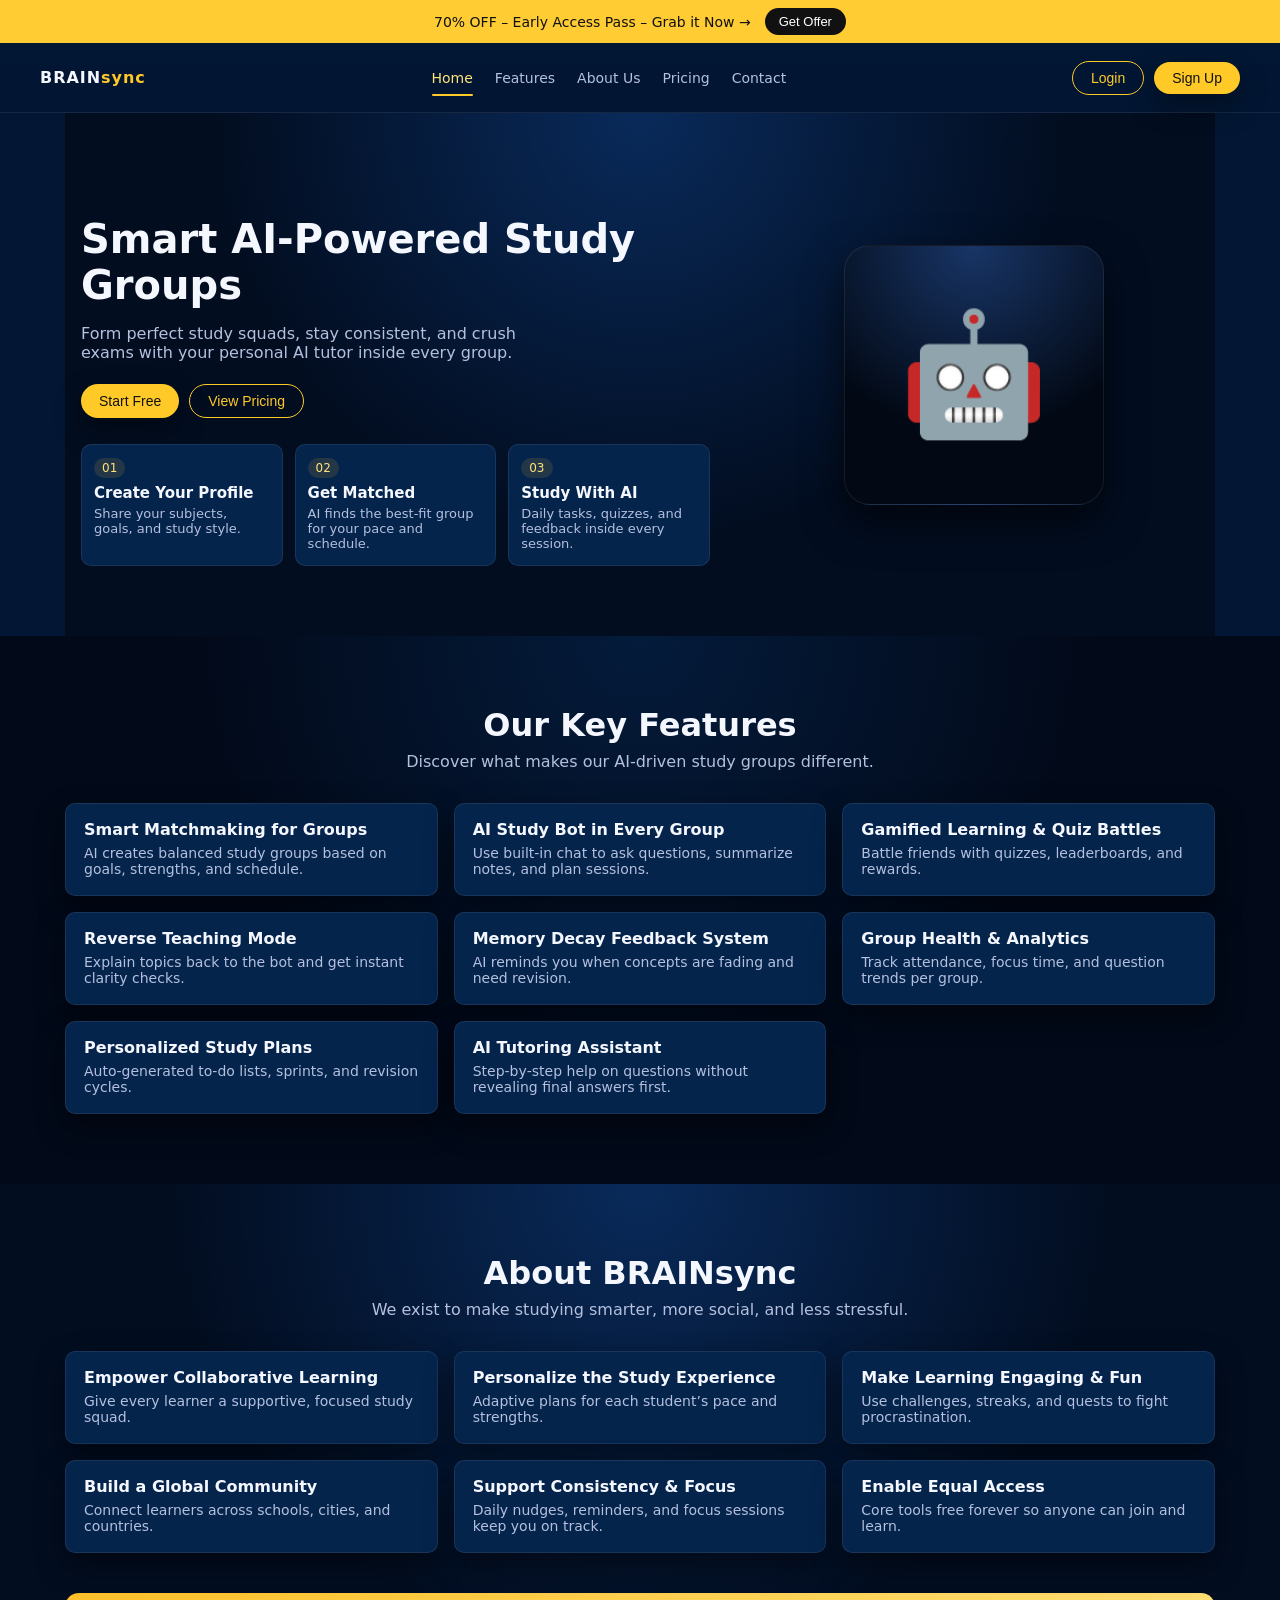
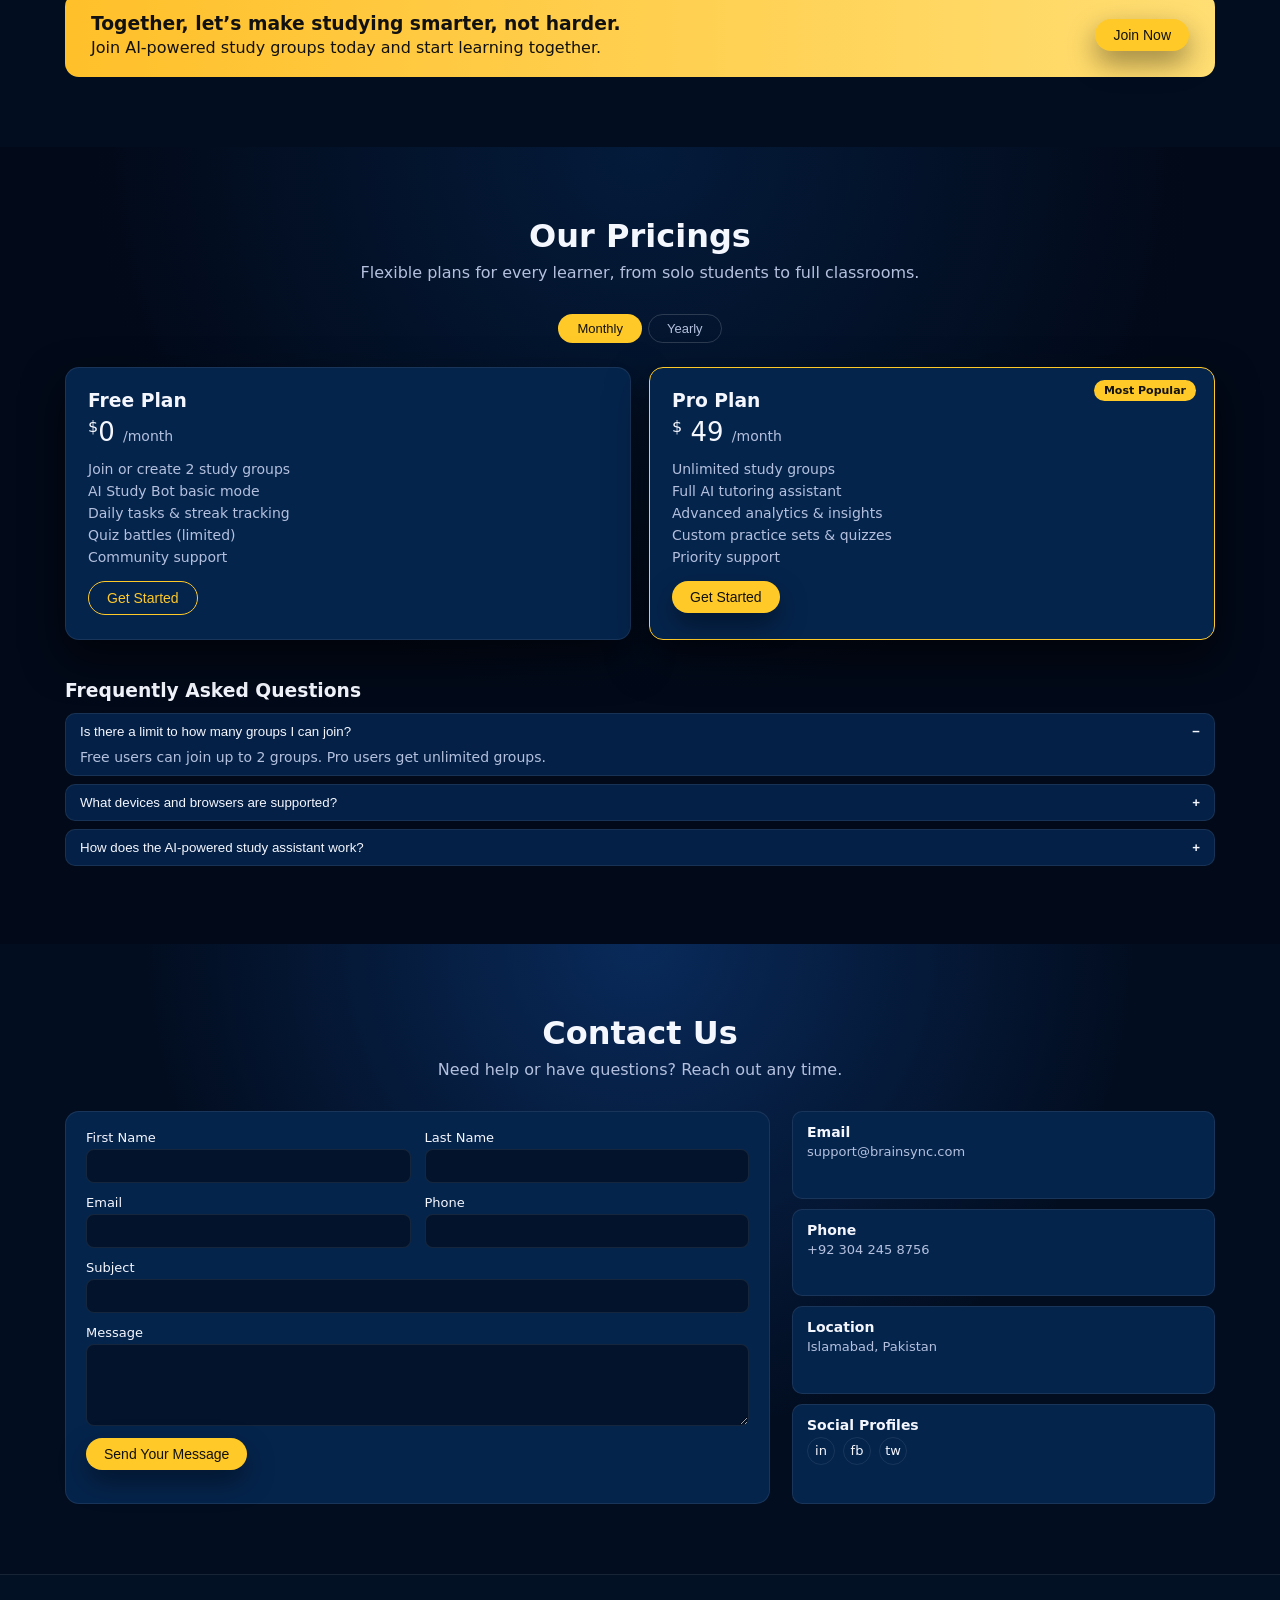
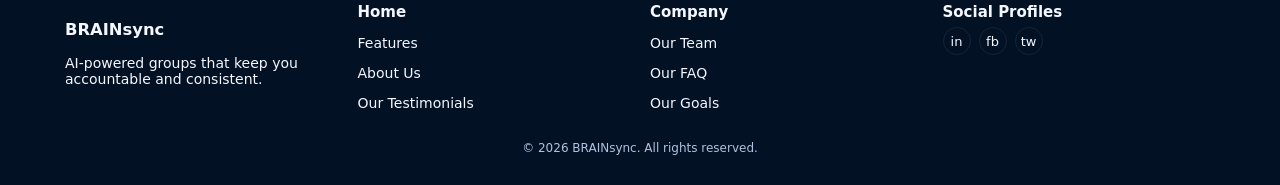
<file: Code/index.html>
<!DOCTYPE html>
<html lang="en">

<head>
    <meta charset="UTF-8" />
    <title>BRAINsync – AI Study Groups</title>
    <meta name="viewport" content="width=device-width, initial-scale=1.0" />
    <link rel="stylesheet" href="style.css" />
</head>

<body>
    <!-- Top notification bar -->
    <div class="top-bar">
        <span>70% OFF – Early Access Pass – Grab it Now →</span>
        <button class="top-bar-btn">Get Offer</button>
    </div>

    <!-- Navbar -->
    <header class="navbar">
        <div class="nav-left">
            <div class="logo">BRAIN<span>sync</span></div>
        </div>
        <nav class="nav-center">
            <a href="#home" class="nav-link active">Home</a>
            <a href="#features" class="nav-link">Features</a>
            <a href="#about" class="nav-link">About Us</a>
            <a href="#pricing" class="nav-link">Pricing</a>
            <a href="#contact" class="nav-link">Contact</a>
        </nav>
        <div class="nav-right">
            <button class="btn-outline" data-open="login-modal">Login</button>
            <button class="btn-primary" data-open="signup-modal">Sign Up</button>
            <button class="nav-toggle" id="navToggle">☰</button>
        </div>
    </header>

    <!-- Mobile menu -->
    <div class="mobile-menu" id="mobileMenu">
        <a href="#home" class="nav-link">Home</a>
        <a href="#features" class="nav-link">Features</a>
        <a href="#about" class="nav-link">About Us</a>
        <a href="#pricing" class="nav-link">Pricing</a>
        <a href="#contact" class="nav-link">Contact</a>
        <button class="btn-outline" data-open="login-modal">Login</button>
        <button class="btn-primary" data-open="signup-modal">Sign Up</button>
    </div>

    <!-- Hero / Home -->
    <section id="home" class="hero section">
        <div class="hero-content">
            <h1>Smart AI‑Powered Study Groups</h1>
            <p>
                Form perfect study squads, stay consistent, and crush exams with your
                personal AI tutor inside every group.
            </p>
            <div class="hero-actions">
                <button class="btn-primary">Start Free</button>
                <button class="btn-outline" data-scroll="#pricing">View Pricing</button>
            </div>
            <div class="hero-steps">
                <div class="step-card">
                    <span class="step-number">01</span>
                    <h3>Create Your Profile</h3>
                    <p>Share your subjects, goals, and study style.</p>
                </div>
                <div class="step-card">
                    <span class="step-number">02</span>
                    <h3>Get Matched</h3>
                    <p>AI finds the best‑fit group for your pace and schedule.</p>
                </div>
                <div class="step-card">
                    <span class="step-number">03</span>
                    <h3>Study With AI</h3>
                    <p>Daily tasks, quizzes, and feedback inside every session.</p>
                </div>
            </div>
        </div>
        <div class="hero-media">
            <div class="hero-bot">
                <!-- placeholder robot – replace with your image -->
                🤖
            </div>
        </div>
    </section>

    <!-- Key Features -->
    <section id="features" class="section section-alt">
        <div class="section-header">
            <h2>Our Key Features</h2>
            <p>Discover what makes our AI‑driven study groups different.</p>
        </div>

        <div class="card-grid">
            <article class="feature-card">
                <h3>Smart Matchmaking for Groups</h3>
                <p>AI creates balanced study groups based on goals, strengths, and schedule.</p>
            </article>
            <article class="feature-card">
                <h3>AI Study Bot in Every Group</h3>
                <p>Use built‑in chat to ask questions, summarize notes, and plan sessions.</p>
            </article>
            <article class="feature-card">
                <h3>Gamified Learning & Quiz Battles</h3>
                <p>Battle friends with quizzes, leaderboards, and rewards.</p>
            </article>
            <article class="feature-card">
                <h3>Reverse Teaching Mode</h3>
                <p>Explain topics back to the bot and get instant clarity checks.</p>
            </article>
            <article class="feature-card">
                <h3>Memory Decay Feedback System</h3>
                <p>AI reminds you when concepts are fading and need revision.</p>
            </article>
            <article class="feature-card">
                <h3>Group Health & Analytics</h3>
                <p>Track attendance, focus time, and question trends per group.</p>
            </article>
            <article class="feature-card">
                <h3>Personalized Study Plans</h3>
                <p>Auto‑generated to‑do lists, sprints, and revision cycles.</p>
            </article>
            <article class="feature-card">
                <h3>AI Tutoring Assistant</h3>
                <p>Step‑by‑step help on questions without revealing final answers first.</p>
            </article>
        </div>
    </section>

    <!-- About / Goals -->
    <section id="about" class="section">
        <div class="section-header">
            <h2>About BRAINsync</h2>
            <p>We exist to make studying smarter, more social, and less stressful.</p>
        </div>

        <div class="card-grid goals-grid">
            <article class="goal-card">
                <h3>Empower Collaborative Learning</h3>
                <p>Give every learner a supportive, focused study squad.</p>
            </article>
            <article class="goal-card">
                <h3>Personalize the Study Experience</h3>
                <p>Adaptive plans for each student’s pace and strengths.</p>
            </article>
            <article class="goal-card">
                <h3>Make Learning Engaging & Fun</h3>
                <p>Use challenges, streaks, and quests to fight procrastination.</p>
            </article>
            <article class="goal-card">
                <h3>Build a Global Community</h3>
                <p>Connect learners across schools, cities, and countries.</p>
            </article>
            <article class="goal-card">
                <h3>Support Consistency & Focus</h3>
                <p>Daily nudges, reminders, and focus sessions keep you on track.</p>
            </article>
            <article class="goal-card">
                <h3>Enable Equal Access</h3>
                <p>Core tools free forever so anyone can join and learn.</p>
            </article>
        </div>

        <div class="cta-banner">
            <div>
                <h3>Together, let’s make studying smarter, not harder.</h3>
                <p>Join AI‑powered study groups today and start learning together.</p>
            </div>
            <button class="btn-primary">Join Now</button>
        </div>
    </section>

    <!-- Pricing -->
    <section id="pricing" class="section section-alt">
        <div class="section-header">
            <h2>Our Pricings</h2>
            <p>Flexible plans for every learner, from solo students to full classrooms.</p>
        </div>

        <div class="billing-toggle">
            <button class="toggle-btn active" data-billing="monthly">Monthly</button>
            <button class="toggle-btn" data-billing="yearly">Yearly</button>
        </div>

        <div class="pricing-grid">
            <div class="pricing-card">
                <h3>Free Plan</h3>
                <p class="price">
                    <span class="currency">$</span><span class="amount" data-monthly="0" data-yearly="0">0</span>
                    <span class="period">/month</span>
                </p>
                <ul class="pricing-list">
                    <li>Join or create 2 study groups</li>
                    <li>AI Study Bot basic mode</li>
                    <li>Daily tasks & streak tracking</li>
                    <li>Quiz battles (limited)</li>
                    <li>Community support</li>
                </ul>
                <button class="btn-outline">Get Started</button>
            </div>

            <div class="pricing-card pricing-card-pro">
                <div class="tag">Most Popular</div>
                <h3>Pro Plan</h3>
                <p class="price">
                    <span class="currency">$</span>
                    <span class="amount" data-monthly="49" data-yearly="39">49</span>
                    <span class="period">/month</span>
                </p>
                <ul class="pricing-list">
                    <li>Unlimited study groups</li>
                    <li>Full AI tutoring assistant</li>
                    <li>Advanced analytics & insights</li>
                    <li>Custom practice sets & quizzes</li>
                    <li>Priority support</li>
                </ul>
                <button class="btn-primary">Get Started</button>
            </div>
        </div>

        <!-- FAQ -->
        <div class="faq">
            <h3>Frequently Asked Questions</h3>
            <div class="faq-item active">
                <button class="faq-question">
                    Is there a limit to how many groups I can join?
                    <span class="faq-icon">−</span>
                </button>
                <div class="faq-answer">
                    Free users can join up to 2 groups. Pro users get unlimited groups.
                </div>
            </div>
            <div class="faq-item">
                <button class="faq-question">
                    What devices and browsers are supported?
                    <span class="faq-icon">+</span>
                </button>
                <div class="faq-answer">
                    BRAINsync works on any modern browser on laptop, tablet, or phone.
                </div>
            </div>
            <div class="faq-item">
                <button class="faq-question">
                    How does the AI‑powered study assistant work?
                    <span class="faq-icon">+</span>
                </button>
                <div class="faq-answer">
                    It helps plan sessions, explains concepts step‑by‑step, and creates quizzes from your notes.
                </div>
            </div>
        </div>
    </section>

    <!-- Contact -->
    <section id="contact" class="section">
        <div class="section-header">
            <h2>Contact Us</h2>
            <p>Need help or have questions? Reach out any time.</p>
        </div>

        <div class="contact-grid">
            <form class="contact-form" id="contactForm">
                <div class="form-row">
                    <div class="form-group">
                        <label>First Name</label>
                        <input type="text" required />
                    </div>
                    <div class="form-group">
                        <label>Last Name</label>
                        <input type="text" required />
                    </div>
                </div>
                <div class="form-row">
                    <div class="form-group">
                        <label>Email</label>
                        <input type="email" required />
                    </div>
                    <div class="form-group">
                        <label>Phone</label>
                        <input type="tel" />
                    </div>
                </div>
                <div class="form-group">
                    <label>Subject</label>
                    <input type="text" required />
                </div>
                <div class="form-group">
                    <label>Message</label>
                    <textarea rows="4" required></textarea>
                </div>
                <button class="btn-primary" type="submit">Send Your Message</button>
                <p class="form-status" id="formStatus"></p>
            </form>

            <div class="contact-info">
                <div class="info-card">
                    <h3>Email</h3>
                    <p>support@brainsync.com</p>
                </div>
                <div class="info-card">
                    <h3>Phone</h3>
                    <p>+92 304 245 8756</p>
                </div>
                <div class="info-card">
                    <h3>Location</h3>
                    <p>Islamabad, Pakistan</p>
                </div>
                <div class="info-card">
                    <h3>Social Profiles</h3>
                    <div class="social-row">
                        <a href="#">in</a>
                        <a href="#">fb</a>
                        <a href="#">tw</a>
                    </div>
                </div>
            </div>
        </div>
    </section>

    <!-- Footer -->
    <footer class="footer">
        <div class="footer-grid">
            <div>
                <h3>BRAINsync</h3>
                <p>AI‑powered groups that keep you accountable and consistent.</p>
            </div>
            <div>
                <h4>Home</h4>
                <p>Features</p>
                <p>About Us</p>
                <p>Our Testimonials</p>
            </div>
            <div>
                <h4>Company</h4>
                <p>Our Team</p>
                <p>Our FAQ</p>
                <p>Our Goals</p>
            </div>
            <div>
                <h4>Social Profiles</h4>
                <div class="social-row">
                    <a href="#">in</a>
                    <a href="#">fb</a>
                    <a href="#">tw</a>
                </div>
            </div>
        </div>
        <p class="footer-bottom">© 2026 BRAINsync. All rights reserved.</p>
    </footer>

    <!-- Login Modal -->
    <div class="modal" id="login-modal">
        <div class="modal-dialog">
            <button class="modal-close" data-close>×</button>
            <h2>Login</h2>
            <form class="auth-form">
                <div class="form-group">
                    <label>Email</label>
                    <input type="email" required />
                </div>
                <div class="form-group">
                    <label>Password</label>
                    <input type="password" required />
                </div>
                <div class="form-row space-between">
                    <label class="remember">
                        <input type="checkbox" /> Remember me
                    </label>
                    <a href="#" class="link-small">Forgot password?</a>
                </div>
                <button class="btn-primary" type="submit">Login</button>
                <button class="btn-outline full-width" type="button">
                    Sign in with Google
                </button>
                <p class="auth-switch">
                    Don’t have an account?
                    <a href="#" data-switch="signup-modal">Sign Up</a>
                </p>
            </form>
        </div>
    </div>

    <!-- Signup Modal -->
    <div class="modal" id="signup-modal">
        <div class="modal-dialog">
            <button class="modal-close" data-close>×</button>
            <h2>Sign Up</h2>
            <form class="auth-form">
                <div class="form-group">
                    <label>Full Name</label>
                    <input type="text" required />
                </div>
                <div class="form-group">
                    <label>Email</label>
                    <input type="email" required />
                </div>
                <div class="form-group">
                    <label>Password</label>
                    <input type="password" required />
                </div>
                <label class="remember">
                    <input type="checkbox" required />
                    I agree with Terms of Use and Privacy Policy
                </label>
                <button class="btn-primary" type="submit">Sign Up</button>
                <button class="btn-outline full-width" type="button">
                    Sign up with Google
                </button>
                <p class="auth-switch">
                    Already have an account?
                    <a href="#" data-switch="login-modal">Login</a>
                </p>
            </form>
        </div>
    </div>

    <script src="script.js"></script>
</body>

</html>
</file>
<file: Code/style.css>
:root {
    --bg-main: #031734;
    --bg-alt: #041f3f;
    --bg-card: #05244c;
    --accent: #ffc928;
    --accent-soft: #ffe27a;
    --text-main: #f5f7ff;
    --text-muted: #b4c0de;
    --border-soft: rgba(255, 255, 255, 0.08);
    --radius-lg: 14px;
    --radius-md: 10px;
    --shadow-soft: 0 18px 40px rgba(0, 0, 0, 0.6);
    --transition-fast: 0.2s ease;
    --max-width: 1150px;
    --nav-height: 70px;
}

*,
*::before,
*::after {
    box-sizing: border-box;
}

body {
    margin: 0;
    font-family: system-ui, -apple-system, BlinkMacSystemFont, "Segoe UI",
        sans-serif;
    background: var(--bg-main);
    color: var(--text-main);
}

/* Top bar */

.top-bar {
    background: #ffcc33;
    color: #111;
    display: flex;
    align-items: center;
    justify-content: center;
    gap: 14px;
    padding: 8px 16px;
    font-size: 14px;
}

.top-bar-btn {
    background: #111;
    color: #fff;
    border: none;
    padding: 6px 14px;
    border-radius: 999px;
    cursor: pointer;
    font-size: 13px;
}

/* Navbar */

.navbar {
    position: sticky;
    top: 0;
    z-index: 50;
    background: rgba(3, 23, 52, 0.96);
    backdrop-filter: blur(14px);
    border-bottom: 1px solid var(--border-soft);
    display: flex;
    align-items: center;
    justify-content: space-between;
    padding: 0 40px;
    height: var(--nav-height);
}

.nav-left .logo {
    font-weight: 700;
    letter-spacing: 0.06em;
}

.logo span {
    color: var(--accent);
}

.nav-center {
    display: flex;
    gap: 22px;
    font-size: 14px;
}

.nav-link {
    color: var(--text-muted);
    text-decoration: none;
    position: relative;
    padding: 4px 0;
    transition: color var(--transition-fast);
}

.nav-link:hover,
.nav-link.active {
    color: var(--accent-soft);
}

.nav-link.active::after {
    content: "";
    position: absolute;
    left: 0;
    bottom: -6px;
    width: 100%;
    height: 2px;
    border-radius: 999px;
    background: var(--accent);
}

.nav-right {
    display: flex;
    align-items: center;
    gap: 10px;
}

.btn-primary,
.btn-outline {
    border-radius: 999px;
    padding: 8px 18px;
    font-size: 14px;
    border: none;
    cursor: pointer;
    transition: background var(--transition-fast), color var(--transition-fast),
        transform var(--transition-fast), box-shadow var(--transition-fast);
}

.btn-primary {
    background: var(--accent);
    color: #111;
    box-shadow: 0 12px 28px rgba(0, 0, 0, 0.4);
}

.btn-primary:hover {
    transform: translateY(-1px);
    box-shadow: 0 16px 40px rgba(0, 0, 0, 0.6);
}

.btn-outline {
    background: transparent;
    color: var(--accent);
    border: 1px solid var(--accent);
}

.btn-outline:hover {
    background: rgba(255, 201, 40, 0.18);
}

.nav-toggle {
    display: none;
    background: none;
    border: 1px solid var(--border-soft);
    border-radius: 8px;
    color: var(--text-main);
    padding: 4px 8px;
    font-size: 18px;
}

/* Sections */

.section {
    padding: 70px 16px;
    background: radial-gradient(circle at top, #092a5a 0, #020d20 55%);
}

.section-alt {
    background: radial-gradient(circle at top, #041b3b 0, #020918 55%);
}

.section-header {
    max-width: var(--max-width);
    margin: 0 auto 32px;
    text-align: center;
}

.section-header h2 {
    margin: 0 0 8px;
    font-size: 32px;
}

.section-header p {
    margin: 0;
    color: var(--text-muted);
}

/* Layout helpers */

.hero,
.contact-grid,
.pricing-grid,
.footer-grid {
    max-width: var(--max-width);
    margin: 0 auto;
}

.hero {
    display: grid;
    grid-template-columns: minmax(0, 1.4fr) minmax(0, 1fr);
    gap: 40px;
    align-items: center;
}

/* Hero */

.hero-content h1 {
    font-size: 40px;
    margin-bottom: 12px;
}

.hero-content p {
    color: var(--text-muted);
    max-width: 460px;
}

.hero-actions {
    display: flex;
    gap: 10px;
    margin: 22px 0 26px;
}

.hero-steps {
    display: grid;
    grid-template-columns: repeat(3, minmax(0, 1fr));
    gap: 12px;
}

.step-card {
    background: var(--bg-card);
    border-radius: var(--radius-md);
    padding: 12px 12px 14px;
    border: 1px solid var(--border-soft);
}

.step-number {
    display: inline-block;
    font-size: 12px;
    background: rgba(255, 201, 40, 0.12);
    border-radius: 999px;
    padding: 3px 8px;
    margin-bottom: 6px;
    color: var(--accent-soft);
}

.step-card h3 {
    font-size: 15px;
    margin: 0 0 4px;
}

.step-card p {
    margin: 0;
    font-size: 13px;
    color: var(--text-muted);
}

.hero-media {
    display: flex;
    justify-content: center;
}

.hero-bot {
    width: 260px;
    height: 260px;
    border-radius: 26px;
    background: radial-gradient(circle at top, #183566 0, #020915 65%);
    border: 1px solid var(--border-soft);
    box-shadow: var(--shadow-soft);
    display: flex;
    align-items: center;
    justify-content: center;
    font-size: 120px;
}

/* Cards & grid */

.card-grid {
    max-width: var(--max-width);
    margin: 0 auto;
    display: grid;
    grid-template-columns: repeat(3, minmax(0, 1fr));
    gap: 16px;
}

.feature-card,
.goal-card {
    background: var(--bg-card);
    border-radius: var(--radius-md);
    padding: 16px 18px 18px;
    border: 1px solid var(--border-soft);
    box-shadow: 0 12px 30px rgba(0, 0, 0, 0.45);
}

.feature-card h3,
.goal-card h3 {
    font-size: 16px;
    margin: 0 0 6px;
}

.feature-card p,
.goal-card p {
    margin: 0;
    font-size: 14px;
    color: var(--text-muted);
}

/* CTA banner */

.cta-banner {
    max-width: var(--max-width);
    margin: 40px auto 0;
    background: linear-gradient(90deg, #ffc02a, #ffde73);
    border-radius: var(--radius-lg);
    padding: 20px 26px;
    display: flex;
    justify-content: space-between;
    align-items: center;
    color: #111;
    gap: 18px;
}

.cta-banner h3 {
    margin: 0 0 4px;
}

.cta-banner p {
    margin: 0;
}

/* Pricing */

.billing-toggle {
    max-width: var(--max-width);
    margin: 0 auto 24px;
    display: flex;
    justify-content: center;
    gap: 6px;
}

.toggle-btn {
    border-radius: 999px;
    padding: 6px 18px;
    border: 1px solid rgba(255, 255, 255, 0.16);
    background: transparent;
    color: var(--text-muted);
    cursor: pointer;
    font-size: 13px;
}

.toggle-btn.active {
    background: var(--accent);
    color: #111;
    border-color: transparent;
}

.pricing-grid {
    display: grid;
    grid-template-columns: repeat(2, minmax(0, 1fr));
    gap: 18px;
    margin-top: 10px;
}

.pricing-card {
    background: var(--bg-card);
    border-radius: var(--radius-lg);
    padding: 22px 22px 24px;
    border: 1px solid var(--border-soft);
    box-shadow: var(--shadow-soft);
    position: relative;
}

.pricing-card-pro {
    border-color: var(--accent);
}

.pricing-card .tag {
    position: absolute;
    top: 12px;
    right: 18px;
    background: var(--accent);
    color: #111;
    border-radius: 999px;
    padding: 4px 10px;
    font-size: 11px;
    font-weight: 600;
}

.pricing-card h3 {
    margin: 0 0 6px;
}

.price {
    margin: 0 0 14px;
    font-size: 26px;
}

.price .currency {
    font-size: 16px;
    vertical-align: top;
}

.price .period {
    font-size: 14px;
    color: var(--text-muted);
}

.pricing-list {
    list-style: none;
    padding: 0;
    margin: 0 0 16px;
    font-size: 14px;
    color: var(--text-muted);
}

.pricing-list li {
    margin-bottom: 6px;
}

/* FAQ */

.faq {
    max-width: var(--max-width);
    margin: 40px auto 0;
}

.faq h3 {
    margin-bottom: 12px;
}

.faq-item {
    border-radius: var(--radius-md);
    border: 1px solid var(--border-soft);
    background: rgba(5, 36, 76, 0.9);
    margin-bottom: 8px;
    overflow: hidden;
}

.faq-question {
    width: 100%;
    text-align: left;
    padding: 10px 14px;
    background: none;
    border: none;
    color: inherit;
    cursor: pointer;
    display: flex;
    justify-content: space-between;
    align-items: center;
}

.faq-icon {
    font-weight: 700;
}

.faq-answer {
    padding: 0 14px 10px;
    font-size: 14px;
    color: var(--text-muted);
    display: none;
}

.faq-item.active .faq-answer {
    display: block;
}

.faq-item.active .faq-icon {
    content: "−";
}

/* Contact */

.contact-grid {
    display: grid;
    grid-template-columns: minmax(0, 2fr) minmax(0, 1.2fr);
    gap: 22px;
}

.contact-form {
    background: var(--bg-card);
    padding: 18px 20px 20px;
    border-radius: var(--radius-lg);
    border: 1px solid var(--border-soft);
}

.form-row {
    display: flex;
    gap: 14px;
}

.form-group {
    flex: 1;
    display: flex;
    flex-direction: column;
    margin-bottom: 12px;
}

label {
    font-size: 13px;
    margin-bottom: 4px;
}

input,
textarea {
    background: #02132b;
    border-radius: 8px;
    border: 1px solid rgba(255, 255, 255, 0.08);
    padding: 8px 10px;
    color: var(--text-main);
    font-size: 14px;
}

input:focus,
textarea:focus {
    outline: 1px solid var(--accent);
}

.form-status {
    font-size: 13px;
    margin-top: 8px;
    color: var(--accent-soft);
}

.contact-info {
    display: grid;
    gap: 10px;
}

.info-card {
    background: var(--bg-card);
    border-radius: var(--radius-md);
    padding: 12px 14px;
    border: 1px solid var(--border-soft);
}

.info-card h3 {
    margin: 0 0 4px;
    font-size: 14px;
}

.info-card p {
    margin: 0;
    font-size: 13px;
    color: var(--text-muted);
}

.social-row {
    display: flex;
    gap: 8px;
    margin-top: 4px;
}

.social-row a {
    width: 28px;
    height: 28px;
    border-radius: 999px;
    display: inline-flex;
    align-items: center;
    justify-content: center;
    border: 1px solid var(--border-soft);
    color: var(--text-main);
    font-size: 13px;
    text-decoration: none;
}

/* Footer */

.footer {
    background: #021124;
    border-top: 1px solid var(--border-soft);
    padding: 28px 16px 18px;
}

.footer-grid {
    display: grid;
    grid-template-columns: repeat(4, minmax(0, 1fr));
    gap: 20px;
    margin-bottom: 16px;
    font-size: 14px;
}

.footer h4 {
    margin: 0 0 6px;
    font-size: 15px;
}

.footer-bottom {
    text-align: center;
    font-size: 12px;
    color: var(--text-muted);
}

/* Modals */

.modal {
    position: fixed;
    inset: 0;
    background: rgba(2, 5, 15, 0.84);
    display: none;
    align-items: center;
    justify-content: center;
    z-index: 100;
}

.modal.open {
    display: flex;
}

.modal-dialog {
    width: 100%;
    max-width: 400px;
    background: var(--bg-card);
    border-radius: var(--radius-lg);
    padding: 22px 22px 24px;
    box-shadow: var(--shadow-soft);
    border: 1px solid var(--border-soft);
    position: relative;
}

.modal-dialog h2 {
    margin-top: 0;
    margin-bottom: 12px;
}

.modal-close {
    position: absolute;
    top: 10px;
    right: 12px;
    background: none;
    border: none;
    color: var(--text-muted);
    font-size: 20px;
    cursor: pointer;
}

.auth-form .full-width {
    width: 100%;
    margin-top: 8px;
}

.space-between {
    justify-content: space-between;
    align-items: center;
}

.remember {
    display: flex;
    align-items: center;
    gap: 6px;
    font-size: 13px;
    color: var(--text-muted);
}

.link-small {
    font-size: 13px;
    color: var(--accent-soft);
    text-decoration: none;
}

.auth-switch {
    margin-top: 10px;
    font-size: 13px;
    color: var(--text-muted);
}

.auth-switch a {
    color: var(--accent-soft);
}

/* Mobile menu */

.mobile-menu {
    display: none;
    flex-direction: column;
    gap: 10px;
    padding: 10px 16px 14px;
    background: #010918;
    border-bottom: 1px solid var(--border-soft);
}

/* Responsive */

@media (max-width: 900px) {
    .navbar {
        padding: 0 16px;
    }

    .nav-center {
        display: none;
    }

    .nav-toggle {
        display: inline-block;
    }

    .hero {
        grid-template-columns: minmax(0, 1fr);
    }

    .hero-media {
        order: -1;
    }

    .card-grid {
        grid-template-columns: repeat(2, minmax(0, 1fr));
    }

    .pricing-grid,
    .contact-grid,
    .footer-grid {
        grid-template-columns: minmax(0, 1fr);
    }
}

@media (max-width: 640px) {
    .hero-steps {
        grid-template-columns: minmax(0, 1fr);
    }

    .card-grid {
        grid-template-columns: minmax(0, 1fr);
    }

    .cta-banner {
        flex-direction: column;
        align-items: flex-start;
    }

    .form-row {
        flex-direction: column;
    }

    .top-bar {
        flex-direction: column;
    }
}
</file>
